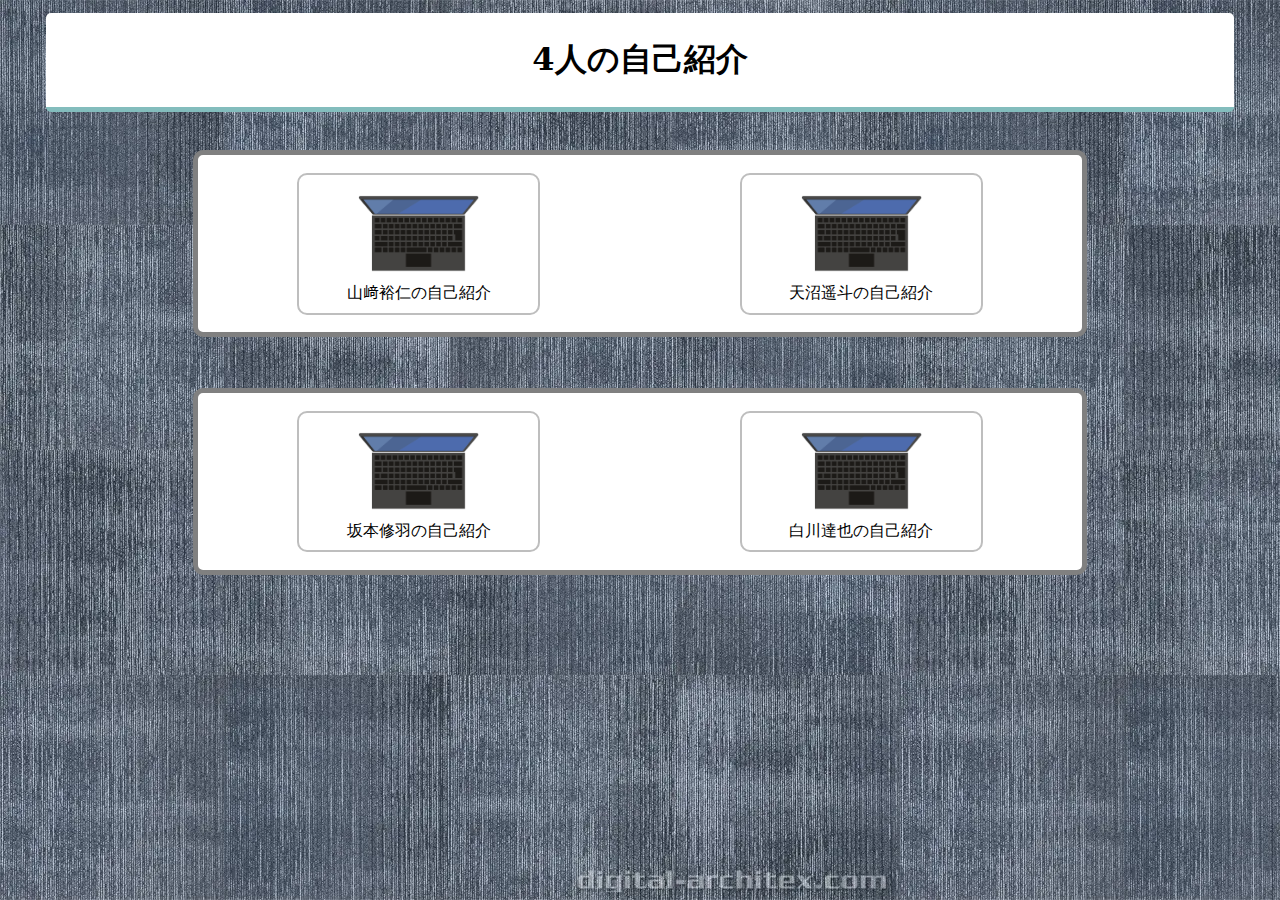
<file: index.html>
<!DOCTYPE html>
<html lang="ja">
    <head>
        <meta charset="UTF-8">
        <link rel="stylesheet" href="index.css">
        <title>自己紹介</title>
    </head>
    <body>
        <h1>4人の自己紹介</h1>
        <div class="flex">
            <div class="longtable">
                <a href="yamazaki.html" class="flex-content" id="yamazaki">
                    <img src="img/pc-illustnew6.png" alt="山﨑祐仁の画像">
                    山﨑裕仁の自己紹介
                </a>
                <a href="AMAHARU.html" class="flex-content" id="amanuma">
                    <img src="img/pc-illustnew6.png" alt="天沼遥斗の画像">
                    天沼遥斗の自己紹介
                </a>
            </div>
            <div class="longtable">
                <a href="shu.html" class="flex-content" id="sakamoto">
                    <img src="img/pc-illustnew6.png" alt="坂本修羽の画像">
                    坂本修羽の自己紹介
                </a>
                <a href="shirakawa.html" class="flex-content" id="shirakawa">
                    <img src="img/pc-illustnew6.png" alt="白川達也の画像">
                    白川達也の自己紹介
                </a>
            </div>
        </div>
    </body>
</html>
</file>
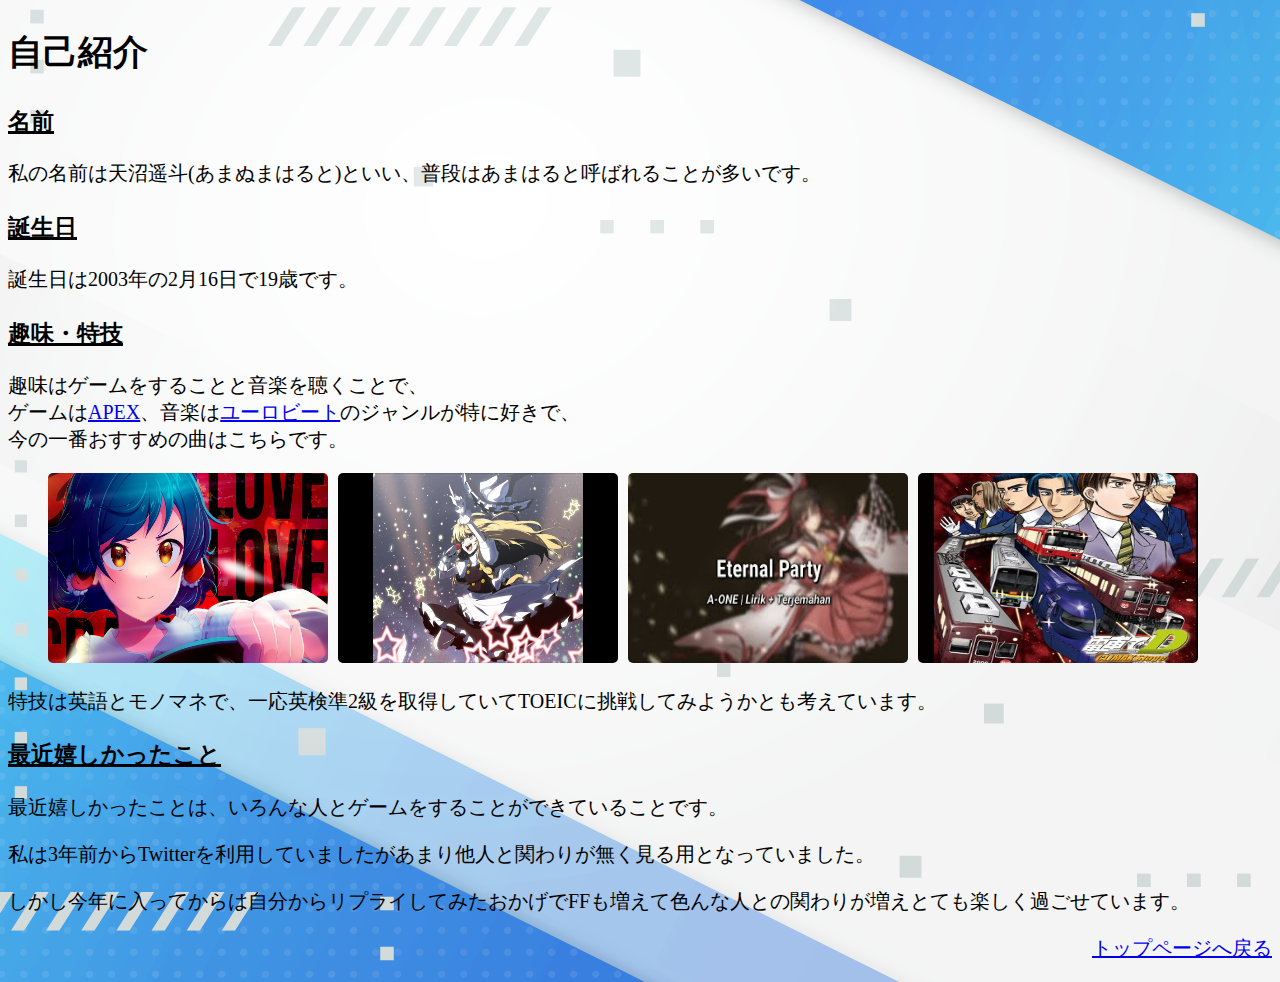
<file: AMAHARU.html>
<!DOCTYPE HTML>
<html lang="ja">
    <head>
        <meta charset="UTF-8">
        <title>天沼遥斗の自己紹介ページ</title>
        <link rel="stylesheet"  href="AMAHARU.css">
    </head>
    <body>
        <h2>自己紹介</h2>
        <div class="name">
            <h3>名前</h3>
        </div>
        <p>私の名前は天沼遥斗(あまぬまはると)といい、普段はあまはると呼ばれることが多いです。</p>
        <div class="birth">
            <h3>誕生日</h3>
        </div>
        <p>誕生日は2003年の2月16日で19歳です。</p>
        <div class="favskill">
            <h3>趣味・特技</h3>
        </div>
        <p>趣味はゲームをすることと音楽を聴くことで、<br>
        ゲームは<a href="https://www.ea.com/ja-jp/games/apex-legends" target="_blank">APEX</a>、音楽は<a href="https://ja.wikipedia.org/wiki/%E3%83%A6%E3%83%BC%E3%83%AD%E3%83%93%E3%83%BC%E3%83%88" target="_blank">ユーロビート</a>のジャンルが特に好きで、<br>
        今の一番おすすめの曲はこちらです。<br>
        <ul>
            <li><a href="https://www.youtube.com/watch?v=Eb7BxYu238w" target="_blank"><img class="EURO" src="img/EUROpic.png" alt=""></a></li>
            <li><a href="https://www.youtube.com/watch?v=b7x32wX-BvQ&list=LL&index=34"target="_blank"><img class="CH" src="img/CH.png" alt=""></a></li>
            <li><a href="https://www.youtube.com/watch?v=ygNhqwq9WVA&list=LL&index=46"target="_blank"><img class="EP" src="img/EP.png" alt=""></a></li>
            <li><a href="https://www.youtube.com/watch?v=ximG07TYSJY&list=LL&index=53"target="_blank"><img class="N2Y" src="img/N2Y.png" alt=""></a></li>
        </ul>
        <p>特技は英語とモノマネで、一応英検準2級を取得していてTOEICに挑戦してみようかとも考えています。</p>
        <div class="glad">
            <h3>最近嬉しかったこと</h3>
        </div>
        <p>最近嬉しかったことは、いろんな人とゲームをすることができていることです。<br></p>
        <p>私は3年前からTwitterを利用していましたがあまり他人と関わりが無く見る用となっていました。<br></p>
        <p>しかし今年に入ってからは自分からリプライしてみたおかげでFFも増えて色んな人との関わりが増えとても楽しく過ごせています。</p>
        <div class="top">
            <p><a href="index.html">トップページへ戻る</a></p>
        </div>
    </body>
</html>
</file>
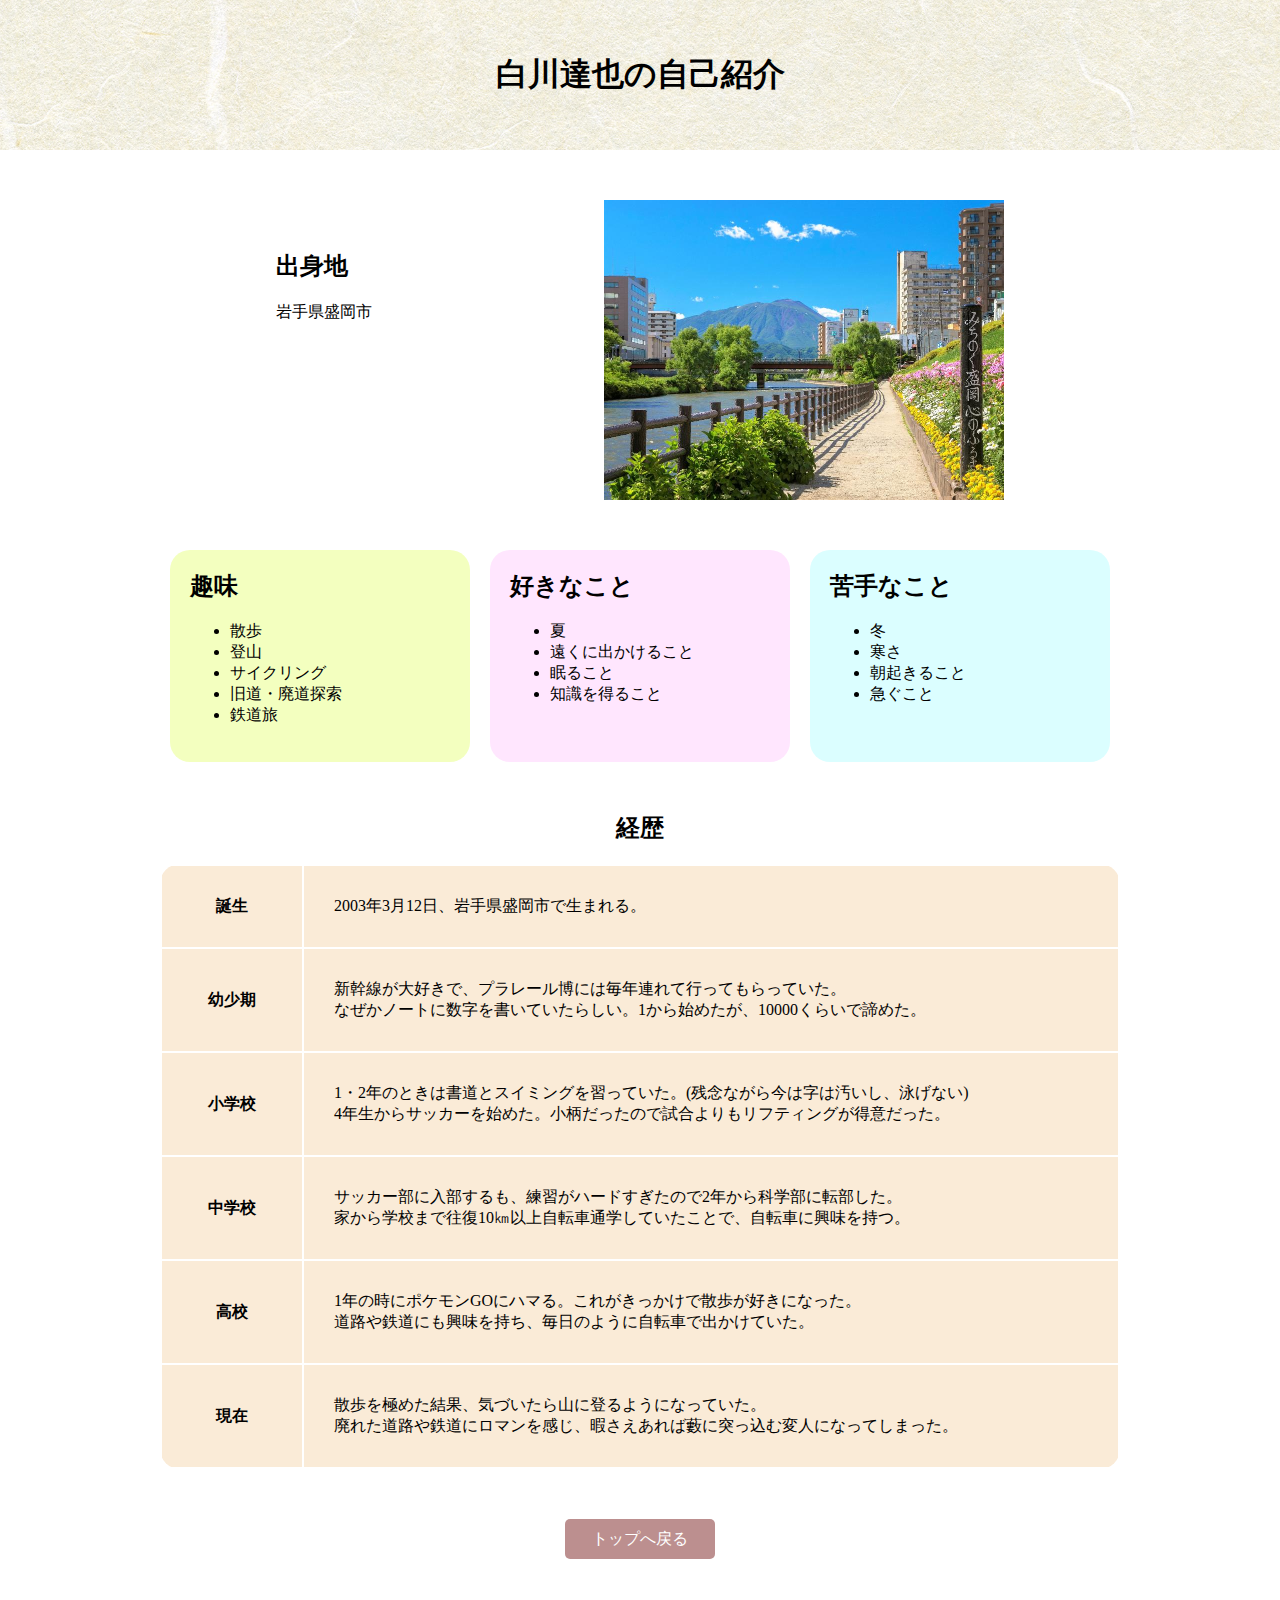
<file: shirakawa.html>
<!DOCTYPE html>
<html lang="ja">
    <head>
        <meta charset="UTF-8">
        <link rel="stylesheet" href="shirakawa.css">
        <title>白川達也の自己紹介</title>
    </head>
    <body>
        <header>
            <h1>白川達也の自己紹介</h1>
        </header>
        <main>
            <div id="flex2">
                <div>
                    <h2>出身地</h2>
                    <p>岩手県盛岡市</p>
                </div>
                <img src="img/shirakawa_morioka.jpg" alt="盛岡市の画像" id="pic-morioka">
            </div>
            <div id="flex">
                <div class="flex-content" id="fc1">
                    <h2>趣味</h2>
                    <ul>
                        <li>散歩</li>
                        <li>登山</li>
                        <li>サイクリング</li>
                        <li>旧道・廃道探索</li>
                        <li>鉄道旅</li>
                    </ul>
                </div>
                <div class="flex-content" id="fc2">
                    <h2>好きなこと</h2>
                    <ul>
                        <li>夏</li>
                        <li>遠くに出かけること</li>
                        <li>眠ること</li>
                        <li>知識を得ること</li>
                    </ul>
                </div>
                <div class="flex-content" id="fc3">
                    <h2>苦手なこと</h2>
                    <ul>
                        <li>冬</li>
                        <li>寒さ</li>
                        <li>朝起きること</li>
                        <li>急ぐこと</li>
                    </ul>
                </div>
            </div>
            <h2 id="keireki">経歴</h2>
            <table>
                <tr>
                    <th>誕生</th>
                    <td>2003年3月12日、岩手県盛岡市で生まれる。</td>
                </tr>
                <tr>
                    <th>幼少期</th>
                    <td>新幹線が大好きで、プラレール博には毎年連れて行ってもらっていた。<br>なぜかノートに数字を書いていたらしい。1から始めたが、10000くらいで諦めた。</td>
                </tr>
                <tr>
                    <th>小学校</th>
                    <td>1・2年のときは書道とスイミングを習っていた。(残念ながら今は字は汚いし、泳げない)<br>4年生からサッカーを始めた。小柄だったので試合よりもリフティングが得意だった。</td>
                </tr>
                <tr>
                    <th>中学校</th>
                    <td>サッカー部に入部するも、練習がハードすぎたので2年から科学部に転部した。<br>家から学校まで往復10㎞以上自転車通学していたことで、自転車に興味を持つ。</td>
                </tr>
                <tr>
                    <th>高校</th>
                    <td>1年の時にポケモンGOにハマる。これがきっかけで散歩が好きになった。<br>道路や鉄道にも興味を持ち、毎日のように自転車で出かけていた。</td>
                </tr>
                <tr>
                    <th>現在</th>
                    <td>散歩を極めた結果、気づいたら山に登るようになっていた。<br>廃れた道路や鉄道にロマンを感じ、暇さえあれば藪に突っ込む変人になってしまった。</td>
                </tr>
            </table>
            <div class="return">
                <a href="index.html">トップへ戻る</a>
            </div>
            </main>
    </body>
</html>
</file>
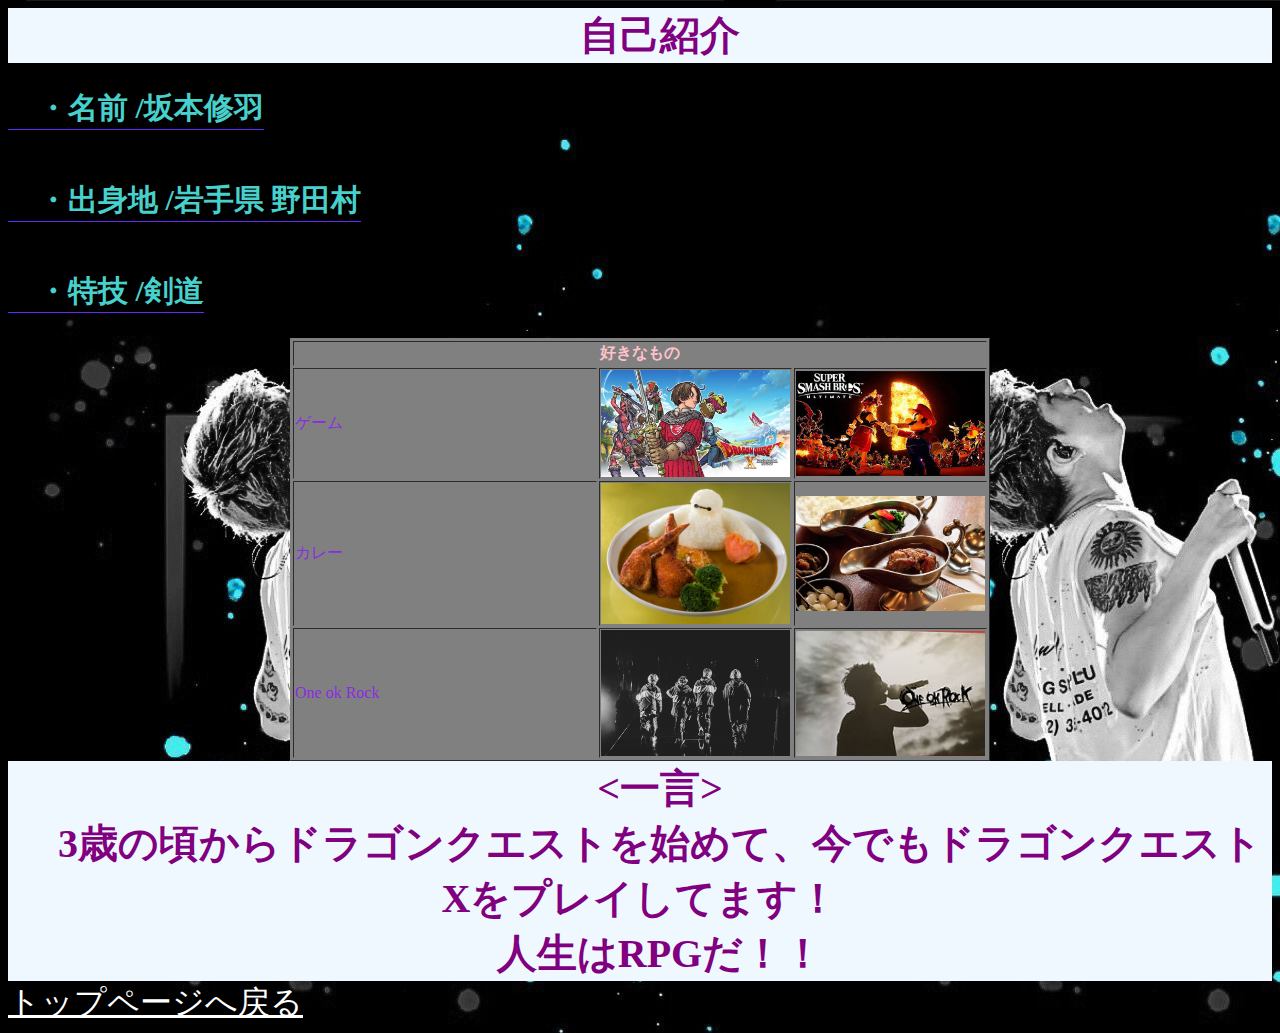
<file: shu.html>
<html>
    <head>
        <link rel="stylesheet" href="shu.css">
        <title>坂本修羽です</title>
    </head>
    <body>
    
        <h1>　自己紹介</h1>
        <h2>　・名前 /坂本修羽</h2><br>
        <h2>　・出身地 /岩手県 野田村</h2><br>
        <h2>　・特技 /剣道</h2><br>
        <table border="1" align="center">
            <tr>
              <th colspan="3">好きなもの</th>
            </tr>
            <tr>
              <td>ゲーム</td>
              <td><img src="img/dq10.jpg" alt=""></td>
              <td><img src="img/smash.jpg" alt=""></td>
            </tr>
            <tr>
              <td>カレー</td>
              <td><img src="img/curry.jpg" alt=""></td>
              <td><img src="img/curry2.jpg" alt=""></td>
            </tr>
            <tr>
                <td>One ok Rock</td>
                <td><img src="img/2021_main_sp.jpg" alt=""></td>
                <td><img src="img/one2.jpg" alt=""></td>
            </tr>
          </table>
        <h1>　<一言><br>　3歳の頃からドラゴンクエストを始めて、今でもドラゴンクエストXをプレイしてます！<br>　人生はRPGだ！！</h1>
        <a href="./index.html">トップページへ戻る</a>
    </body>
</html>
</file>
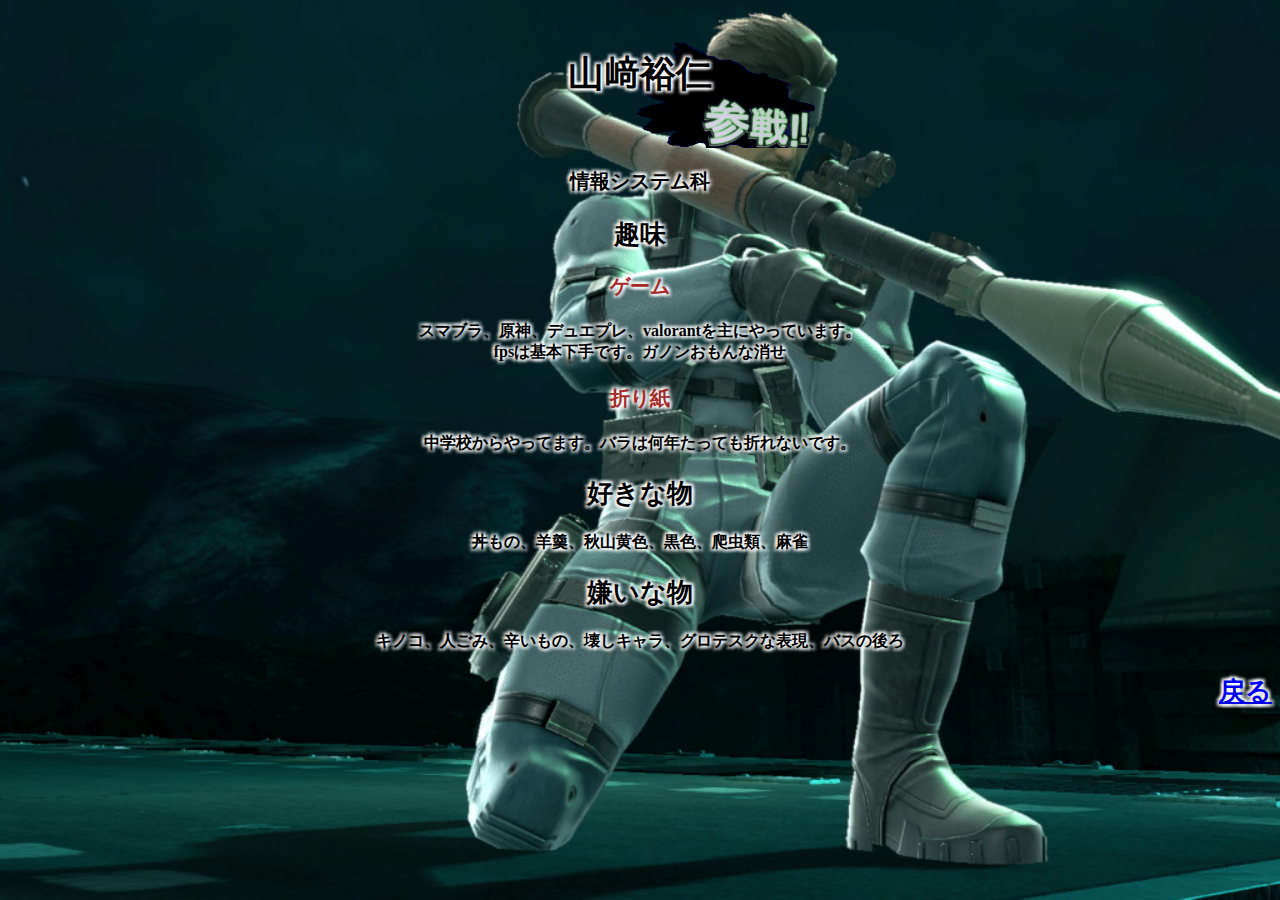
<file: yamazaki.html>
<html>
    <head>
        <meta charset="utf-8">
        <title>山﨑裕仁の自己紹介</title>
        <link rel = "stylesheet" href="yamazaki.css">
    </head>
    <body>
        <div id="sansen"><br><h1>山﨑裕仁</h1></div>
        <h3>情報システム科</h3>
        <h2>趣味</h2>
            <h3 id="koumoku">ゲーム</h3>
            <h4>スマブラ、原神、デュエプレ、valorantを主にやっています。<br>
            fpsは基本下手です。ガノンおもんな消せ</h4>
            <h3 id="koumoku">折り紙</h3>
            <h4>中学校からやってます。バラは何年たっても折れないです。</h4>
        </ul>
        <h2>好きな物</h2>
        <h4>丼もの、羊羹、秋山黄色、黒色、爬虫類、麻雀</h4>
        <h2>嫌いな物</h2>
        <h4>キノコ、人ごみ、辛いもの、壊しキャラ、グロテスクな表現、バスの後ろ</h4>
        <a href="index.html"><h2 id="modoru">戻る</h2></a>

    </body>
</html>
</file>
<file: index.css>
@charset "UTF-8";

.flex{
    display: flex;
    flex-direction: column;/*
    flex-wrap: wrap;*/
    justify-content: center;
}

.longtable{
    display: flex;
    flex-direction: row;
    justify-content: space-around;
    border: 5px solid gray;
    border-radius: 10px;
    background-color: white;
    width: 70%;
    margin: 2% auto;
}

.flex-content{
    width: 25%;
    display: flex;
    flex-direction: column;
    text-align: center;
    margin: 2%;
    padding: 1%;
}

img{
    width: 60%;
    margin: 5% auto;
}

h1{
    text-align: center;
    width: 90%;
    background-color: white;
    border-radius: 5px;
    border-bottom: 5px rgb(131, 189, 189) solid;
    margin: 1% auto;
    padding: 2%;
    font-family: "HG丸ｺﾞｼｯｸM-PRO","serif";
}

a{
    text-decoration: none;
    color: black;
    border: 2px solid rgb(190, 190, 190);
    border-radius: 10px;
}

a:hover{
    border: 2px solid black;
    border-radius: 10px;
}

body{
    background-image: url(img/tc_0393_i.webp);
}
</file>
<file: AMAHARU.css>
@charset "UTF-8";

body{
    background-image: url(img/背景.png);
    font-size : 20px;
    font-family: HG正楷書体-PRO;
    background-size: auto; 
    background-attachment: fixed; 
    background-repeat: no-repeat; 
    background-position: center center;
}

h2{
    font-size: 35px;

}

.name{
    text-decoration:underline 3px solid black;
}

.birth{
    text-decoration:underline 3px solid black;
}

.favskill{
    text-decoration:underline 3px solid black;
}

.glad{
    text-decoration:underline 3px solid black;
}

.top{
    text-align: right;
}

.EURO{
    width: 280px;
    height: 190px;
    border-radius: 5px;
    margin-right: 10px;
    padding: 0 auto;
}

.CH{
    width: 280px;
    height: 190px;
    border-radius: 5px;
}

.EP{
    width: 280px;
    height: 190px;
    border-radius: 5px;
}

.N2Y{
    width: 280px;
    height: 190px;
    border-radius: 5px;
}

ul{
    display: flex;
   
}

li{
    list-style: none;
  }

  li:nth-child(3) {
    margin: 0 10px;
  }
</file>
<file: shirakawa.css>
@charset "UTF-8";

body{
    margin: 0;
}

table{
    background: antiquewhite;
    border-collapse: collapse;
    margin: 0 auto;
    width: 960px;
    border-radius: 20px;
}

th{
    border: 2px solid white;
    padding: 20px;
    width: 100px;
}

td{
    border: 2px solid white;
    padding: 30px;
}

header{
    height: 150px;
    background-image: url(img/background.jpg);
    background-repeat: no-repeat;
    background-position: center center;
    background-attachment: fixed;
    background-size: cover;
    display: flex;
    justify-content: center;
    align-items: center;
}

main{
    width: 960px;
    margin: 0 auto;/*
    padding: 50px;*/
}

h1{
    font-family: "HGP教科書体",serif;
    margin: 0 auto;
    height: 30%;
}

.return{
    text-align: center;
    margin: 50px auto;
}

.return a{
    background: rosybrown;
    color: #ffffff;
    border-radius: 5px;
    text-decoration: none;
    font-size: 16px;
    display: block;
    width: 150px;
    text-align: center;
    line-height: 40px;
    margin: 20px auto;
}

h2{
    margin-top: 50px;
}

#flex{
    display: flex;
    flex-direction: row;
    margin-top: 50px;
}

.flex-content{
    width: 260px;
    margin: 0 auto;
    background: aliceblue;
    padding: 20px;
    border-radius: 20px;
}

.flex-content h2{
    margin-top: 0;
}

#fc1{
    background: #f3ffbf;
}

#fc2{
    background: #ffe6fe;
}

#fc3{
    background: #dbfeff;
}

#pic-morioka{
    width: 400px;
}

#flex2{
    display: flex;
    flex-direction: row;
    margin-top: 50px;
    justify-content: space-around;
}

#keireki{
    text-align: center;
}
</file>
<file: shu.css>
body{
    background-image: url("img/taka.jpg");
    font-family: "HGP教科書体";
}

h1{
    font-family: "HGP教科書体";
    font-size: 40;
    margin: auto;
    text-align: center;
    color: 	purple;
    background-color: aliceblue;
}
h2{
    font-size: 30;
    text-align: right;
    color: mediumturquoise;
    display: inline-block;
    border-bottom: #6927FF solid 1px;
}

p{
    color:#6927FF;
}

img{
    display: inline-block;
    width: 100%;
}

table{
    width: 700px;
    height: 300px;
    background-color: gray;
    color: black;
   
}
td{
    color: blueviolet;
    width: 20px;
    height: 30%; 
}

th{
    text-align: center;
    color: pink;
}

a{
    font-size: 200%;
    color: white;
}
</file>
<file: yamazaki.css>
@charset "utf-8";
body{
   
    background-image: url(img/スネーク_2.jpg);
    background-size: cover;
    text-shadow: 2px  2px 3px white,
                -2px  2px 3px white,
                 2px -2px 3px white,
                -2px -2px 3px white;
}
h2{
   
    position: relative;
    font-size: 26px;
    text-align: center;
}
h1{
    font-size: 36px;
    text-align: center;
    
}
h3{
    font-size: 20px;
    text-align: center;
    
}
h4{
    text-align: center;
}
#sansen{
    height: 140px;
    background-image: url(img/参戦.gif);
    background-repeat: no-repeat;
    background-position:580px 20px;
    background-size: 20%;
}
#modoru{
    text-align: right;
}
#koumoku{
    color: brown;
}
</file>
